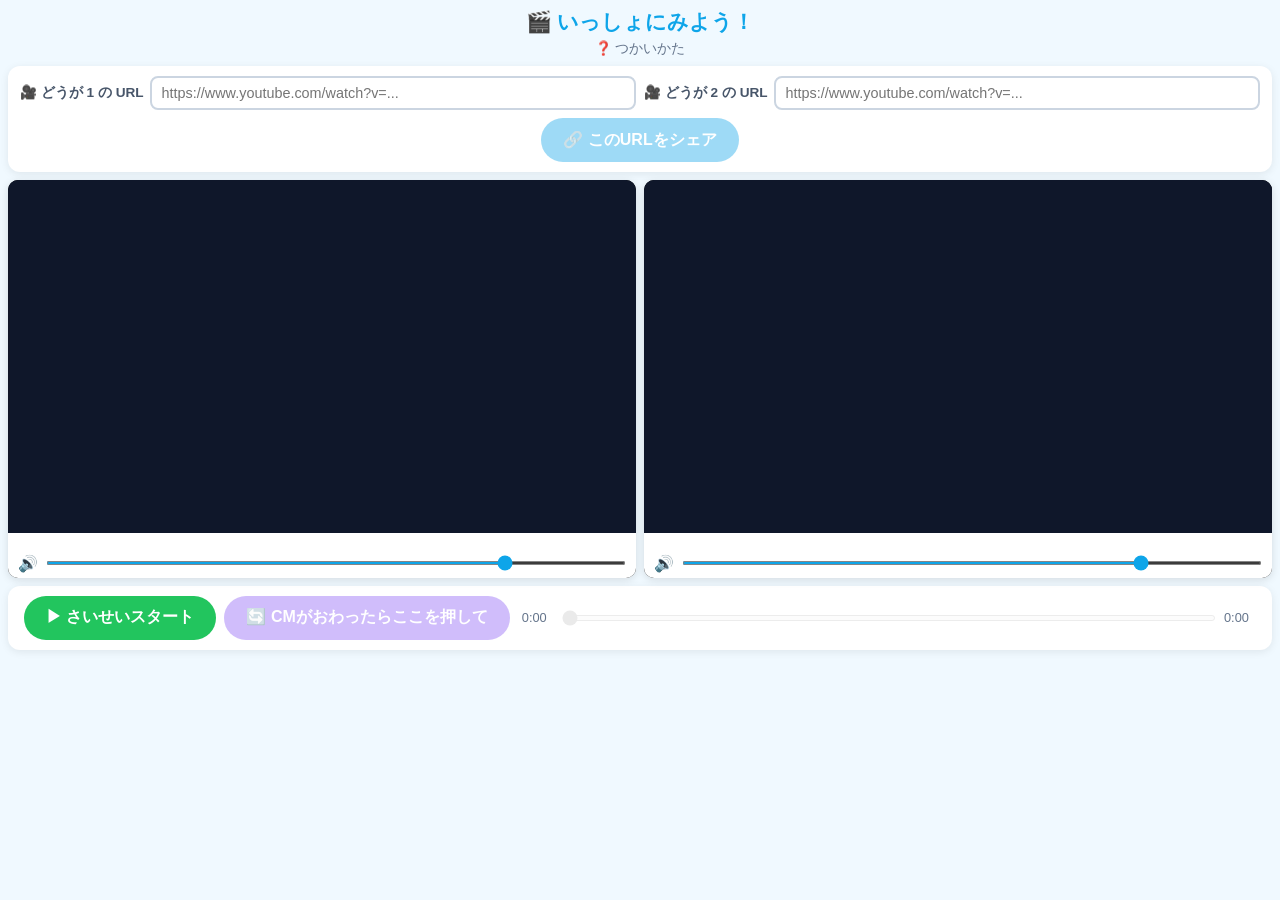
<file: index.html>
<!DOCTYPE html>
<html lang="ja">
<head>
  <meta charset="UTF-8">
  <meta name="viewport" content="width=device-width, initial-scale=1.0">
  <title>いっしょにみよう！どうがプレイヤー｜いとりん先生のアプリひろば</title>
  <meta name="description" content="2つのYouTube動画を並べて同時再生できる無料プレイヤー。授業での比較視聴に。">

  <!-- Favicon -->
  <link rel="icon" type="image/png" sizes="32x32" href="/favicon-32.png">
  <link rel="icon" type="image/png" sizes="16x16" href="/favicon-16.png">
  <link rel="apple-touch-icon" sizes="180x180" href="/apple-touch-icon.png">

  <!-- OGP / Open Graph -->
  <meta property="og:type" content="website">
  <meta property="og:title" content="いっしょにみよう！どうがプレイヤー｜いとりん先生のアプリひろば">
  <meta property="og:description" content="2つのYouTube動画を並べて同時再生できる無料プレイヤー。授業での比較視聴に。">
  <meta property="og:image" content="https://youtube-sync-player.itorin-sensei.com/og-image.webp">
  <meta property="og:image:type" content="image/webp">
  <meta property="og:image:width" content="1200">
  <meta property="og:image:height" content="630">
  <meta property="og:url" content="https://youtube-sync-player.itorin-sensei.com/">
  <meta property="og:site_name" content="いとりん先生のアプリひろば">
  <meta property="og:locale" content="ja_JP">

  <!-- Twitter Card -->
  <meta name="twitter:card" content="summary_large_image">
  <meta name="twitter:title" content="いっしょにみよう！どうがプレイヤー｜いとりん先生のアプリひろば">
  <meta name="twitter:description" content="2つのYouTube動画を並べて同時再生できる無料プレイヤー。授業での比較視聴に。">
  <meta name="twitter:image" content="https://youtube-sync-player.itorin-sensei.com/og-image.webp">

  <link rel="stylesheet" href="style.css">
  <!-- Google tag (gtag.js) -->
  <script async src="https://www.googletagmanager.com/gtag/js?id=G-YZPCVG0E0S"></script>
  <script>
    window.dataLayer = window.dataLayer || [];
    function gtag(){dataLayer.push(arguments);}
    gtag('js', new Date());

    gtag('config', 'G-YZPCVG0E0S');
  </script>
</head>
<body>

  <h1>🎬 いっしょにみよう！</h1>
  <a href="howto.html" class="howto-link">❓ つかいかた</a>

  <section class="url-input-area">
    <div class="url-row">
      <div class="url-field">
        <label for="url1">🎥 どうが 1 の URL</label>
        <input type="text" id="url1" placeholder="https://www.youtube.com/watch?v=...">
      </div>
      <div class="url-field">
        <label for="url2">🎥 どうが 2 の URL</label>
        <input type="text" id="url2" placeholder="https://www.youtube.com/watch?v=...">
      </div>
    </div>
    <button id="btn-copy" class="btn btn-copy" disabled>🔗 このURLをシェア</button>
  </section>

  <section class="players-area">
    <div class="player-wrapper">
      <div class="player-frame">
        <div id="player1"></div>
      </div>
      <p id="error1" class="error-msg"></p>
      <div class="volume-control">
        <span>🔊</span>
        <input type="range" id="vol1" min="0" max="100" value="80">
      </div>
    </div>
    <div class="player-wrapper">
      <div class="player-frame">
        <div id="player2"></div>
      </div>
      <p id="error2" class="error-msg"></p>
      <div class="volume-control">
        <span>🔊</span>
        <input type="range" id="vol2" min="0" max="100" value="80">
      </div>
    </div>
  </section>

  <section class="controls-area">
    <div class="main-buttons">
      <button id="btn-play" class="btn btn-play">▶ さいせいスタート</button>
      <button id="btn-resync" class="btn btn-resync" disabled>🔄 CMがおわったらここを押して</button>
    </div>
    <div class="seek-area">
      <span id="current-time">0:00</span>
      <input type="range" id="seekbar" min="0" max="100" value="0" disabled>
      <span id="total-time">0:00</span>
    </div>
  </section>

  <script src="https://www.youtube.com/iframe_api"></script>
  <script src="script.js"></script>
</body>
</html>
</file>
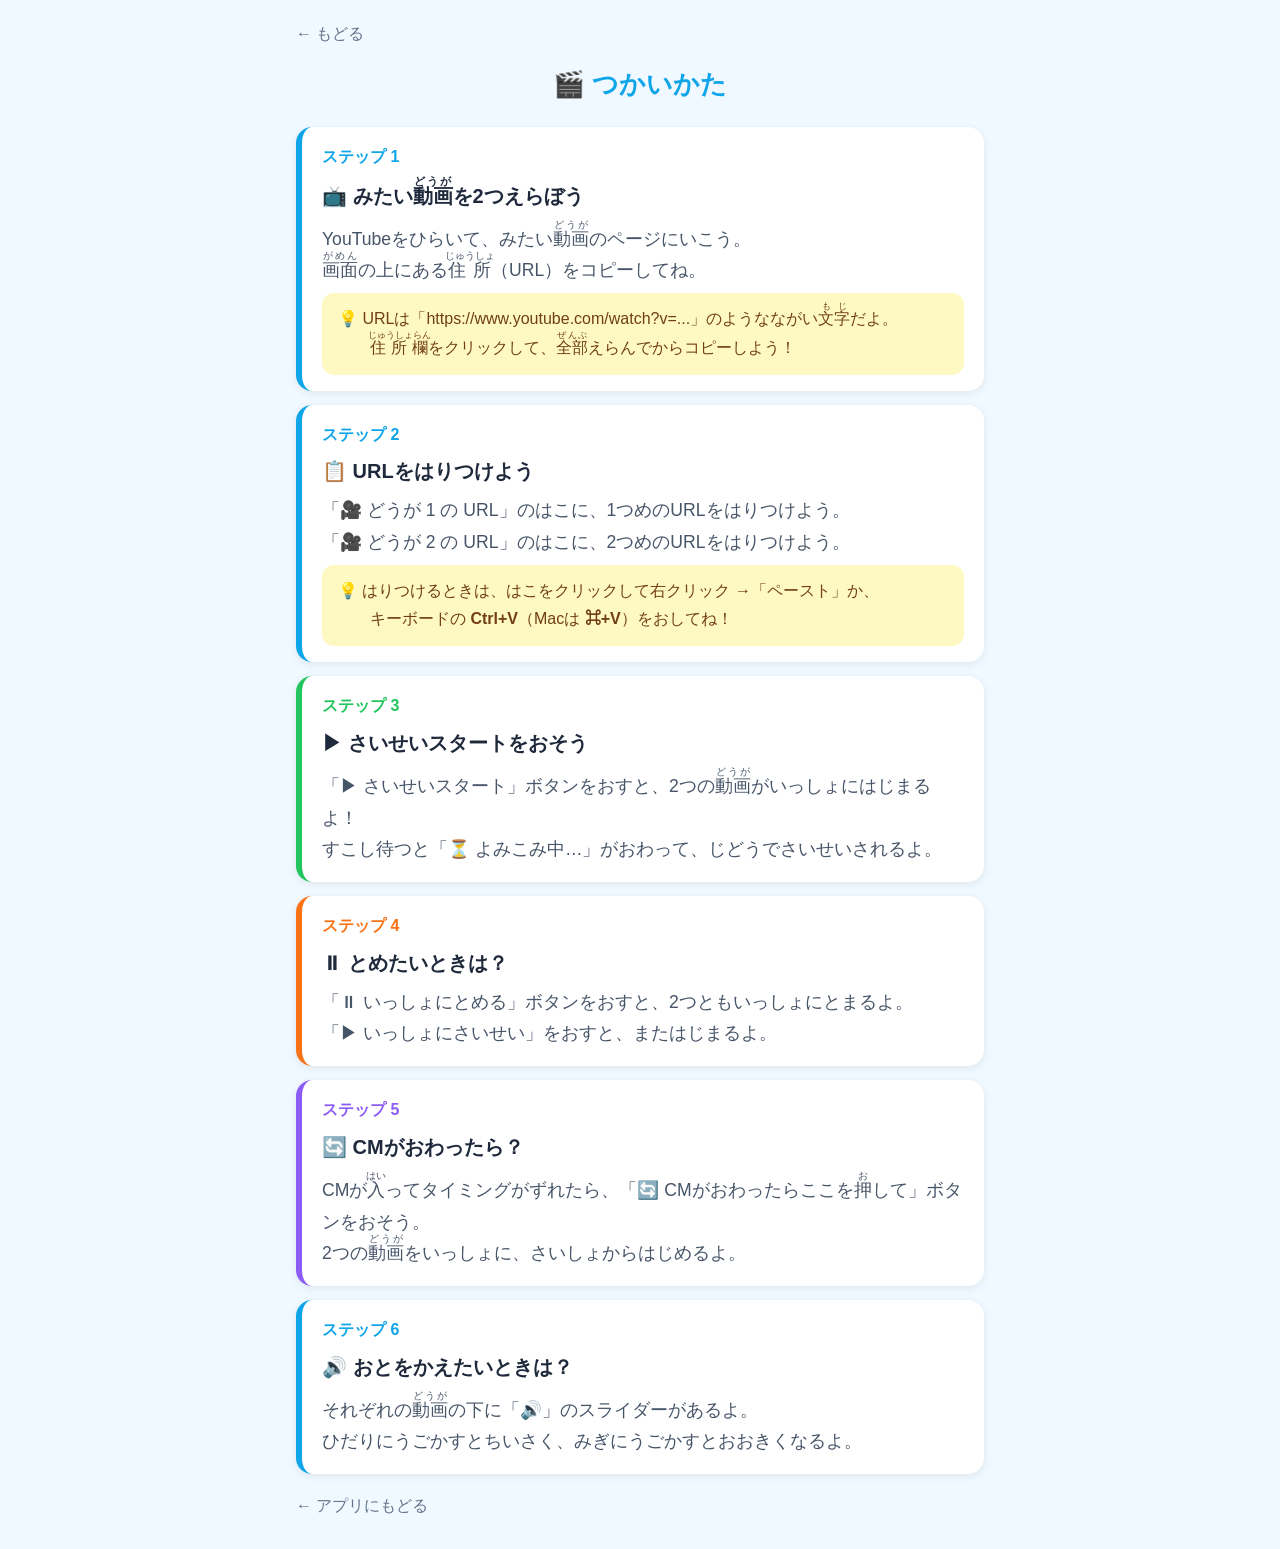
<file: howto.html>
<!DOCTYPE html>
<html lang="ja">
<head>
  <meta charset="UTF-8">
  <meta name="viewport" content="width=device-width, initial-scale=1.0">
  <title>つかいかた｜いっしょにみよう！</title>
  <link rel="stylesheet" href="style.css">
  <style>
    body {
      max-width: 720px;
      margin: 0 auto;
      padding: 16px;
      font-size: 1.2rem;
      line-height: 1.8;
    }

    .back-link {
      display: inline-block;
      color: #64748b;
      text-decoration: none;
      font-size: 1rem;
      margin-bottom: 12px;
    }

    .back-link:hover {
      color: #0ea5e9;
      text-decoration: underline;
    }

    h1 {
      font-size: 1.6rem;
      margin-bottom: 20px;
    }

    .step {
      background: #fff;
      border-radius: 16px;
      padding: 16px 20px;
      margin-bottom: 14px;
      box-shadow: 0 2px 8px rgba(0,0,0,0.08);
      border-left: 6px solid #0ea5e9;
    }

    .step-num {
      font-size: 1rem;
      font-weight: bold;
      color: #0ea5e9;
      margin-bottom: 4px;
    }

    .step-title {
      font-size: 1.25rem;
      font-weight: bold;
      margin-bottom: 6px;
      color: #1e293b;
    }

    .step-desc {
      color: #475569;
      font-size: 1.1rem;
    }

    .step.green  { border-left-color: #22c55e; }
    .step.orange { border-left-color: #f97316; }
    .step.purple { border-left-color: #8b5cf6; }
    .step.sky    { border-left-color: #0ea5e9; }

    .step.green  .step-num { color: #22c55e; }
    .step.orange .step-num { color: #f97316; }
    .step.purple .step-num { color: #8b5cf6; }

    .hint {
      background: #fef9c3;
      border-radius: 12px;
      padding: 12px 16px;
      margin-top: 6px;
      font-size: 1rem;
      color: #713f12;
    }

    ruby rt {
      font-size: 0.55em;
    }
  </style>
  <!-- Google tag (gtag.js) -->
  <script async src="https://www.googletagmanager.com/gtag/js?id=G-YZPCVG0E0S"></script>
  <script>
    window.dataLayer = window.dataLayer || [];
    function gtag(){dataLayer.push(arguments);}
    gtag('js', new Date());

    gtag('config', 'G-YZPCVG0E0S');
  </script>
</head>
<body>

  <a href="index.html" class="back-link">← もどる</a>

  <h1>🎬 つかいかた</h1>

  <div class="step sky">
    <div class="step-num">ステップ 1</div>
    <div class="step-title">📺 みたい<ruby>動画<rt>どうが</rt></ruby>を2つえらぼう</div>
    <div class="step-desc">
      YouTubeをひらいて、みたい<ruby>動画<rt>どうが</rt></ruby>のページにいこう。<br>
      <ruby>画面<rt>がめん</rt></ruby>の上にある<ruby>住所<rt>じゅうしょ</rt></ruby>（URL）をコピーしてね。
    </div>
    <div class="hint">
      💡 URLは「https://www.youtube.com/watch?v=...」のようなながい<ruby>文字<rt>もじ</rt></ruby>だよ。<br>
      　　<ruby>住所欄<rt>じゅうしょらん</rt></ruby>をクリックして、<ruby>全部<rt>ぜんぶ</rt></ruby>えらんでからコピーしよう！
    </div>
  </div>

  <div class="step sky">
    <div class="step-num">ステップ 2</div>
    <div class="step-title">📋 URLをはりつけよう</div>
    <div class="step-desc">
      「🎥 どうが 1 の URL」のはこに、1つめのURLをはりつけよう。<br>
      「🎥 どうが 2 の URL」のはこに、2つめのURLをはりつけよう。
    </div>
    <div class="hint">
      💡 はりつけるときは、はこをクリックして右クリック →「ペースト」か、<br>
      　　キーボードの <strong>Ctrl+V</strong>（Macは <strong>⌘+V</strong>）をおしてね！
    </div>
  </div>

  <div class="step green">
    <div class="step-num">ステップ 3</div>
    <div class="step-title">▶ さいせいスタートをおそう</div>
    <div class="step-desc">
      「▶ さいせいスタート」ボタンをおすと、2つの<ruby>動画<rt>どうが</rt></ruby>がいっしょにはじまるよ！<br>
      すこし待つと「⏳ よみこみ中…」がおわって、じどうでさいせいされるよ。
    </div>
  </div>

  <div class="step orange">
    <div class="step-num">ステップ 4</div>
    <div class="step-title">⏸ とめたいときは？</div>
    <div class="step-desc">
      「⏸ いっしょにとめる」ボタンをおすと、2つともいっしょにとまるよ。<br>
      「▶ いっしょにさいせい」をおすと、またはじまるよ。
    </div>
  </div>

  <div class="step purple">
    <div class="step-num">ステップ 5</div>
    <div class="step-title">🔄 CMがおわったら？</div>
    <div class="step-desc">
      CMが<ruby>入<rt>はい</rt></ruby>ってタイミングがずれたら、「🔄 CMがおわったらここを<ruby>押<rt>お</rt></ruby>して」ボタンをおそう。<br>
      2つの<ruby>動画<rt>どうが</rt></ruby>をいっしょに、さいしょからはじめるよ。
    </div>
  </div>

  <div class="step sky">
    <div class="step-num">ステップ 6</div>
    <div class="step-title">🔊 おとをかえたいときは？</div>
    <div class="step-desc">
      それぞれの<ruby>動画<rt>どうが</rt></ruby>の下に「🔊」のスライダーがあるよ。<br>
      ひだりにうごかすとちいさく、みぎにうごかすとおおきくなるよ。
    </div>
  </div>

  <a href="index.html" class="back-link">← アプリにもどる</a>

</body>
</html>
</file>
<file: style.css>
* {
  box-sizing: border-box;
  margin: 0;
  padding: 0;
}

body {
  font-family: 'Hiragino Maru Gothic ProN', 'BIZ UDPGothic', sans-serif;
  background: #f0f9ff;
  color: #1e293b;
  padding: 8px;
}

h1 {
  text-align: center;
  font-size: 1.3rem;
  margin-bottom: 4px;
  color: #0ea5e9;
}

.howto-link {
  display: block;
  text-align: center;
  font-size: 0.85rem;
  color: #64748b;
  text-decoration: none;
  margin-bottom: 8px;
}

.howto-link:hover {
  color: #0ea5e9;
  text-decoration: underline;
}

/* URL入力エリア */
.url-input-area {
  background: #fff;
  border-radius: 12px;
  padding: 10px 12px;
  box-shadow: 0 2px 8px rgba(0,0,0,0.08);
  margin-bottom: 8px;
}

.url-row {
  display: flex;
  gap: 8px;
  margin-bottom: 8px;
  align-items: center;
}

.url-field {
  flex: 1;
  display: flex;
  align-items: center;
  gap: 6px;
}

.url-field label {
  font-size: 0.85rem;
  font-weight: bold;
  color: #475569;
  white-space: nowrap;
}

.url-field input {
  flex: 1;
  padding: 7px 10px;
  border: 2px solid #cbd5e1;
  border-radius: 8px;
  font-size: 0.9rem;
  outline: none;
  transition: border-color 0.2s;
}

.url-field input:focus {
  border-color: #0ea5e9;
}

/* プレイヤーエリア */
.players-area {
  display: flex;
  gap: 8px;
  margin-bottom: 8px;
}

.player-wrapper {
  flex: 1;
  background: #000;
  border-radius: 10px;
  box-shadow: 0 2px 8px rgba(0,0,0,0.12);
  overflow: hidden;
}

.player-frame {
  position: relative;
  width: 100%;
  aspect-ratio: 16 / 9;
  background: #0f172a;
}

.player-frame iframe {
  position: absolute;
  top: 0;
  left: 0;
  width: 100% !important;
  height: 100% !important;
  display: block;
}

.error-msg {
  color: #ef4444;
  font-size: 0.8rem;
  min-height: 1.2em;
  padding: 3px 8px;
  text-align: center;
  background: #fff;
}

.volume-control {
  display: flex;
  align-items: center;
  gap: 8px;
  padding: 5px 10px;
  background: #fff;
}

.volume-control span {
  font-size: 1rem;
}

.volume-control input[type="range"] {
  flex: 1;
  accent-color: #0ea5e9;
  height: 4px;
  cursor: pointer;
}

/* コントロールエリア */
.controls-area {
  background: #fff;
  border-radius: 12px;
  padding: 10px 16px;
  box-shadow: 0 2px 8px rgba(0,0,0,0.08);
  display: flex;
  align-items: center;
  gap: 12px;
}

.main-buttons {
  display: flex;
  gap: 8px;
  flex-shrink: 0;
}

/* ボタン共通 */
.btn {
  font-family: inherit;
  font-size: 1rem;
  padding: 10px 22px;
  border: none;
  border-radius: 999px;
  cursor: pointer;
  font-weight: bold;
  transition: opacity 0.2s, transform 0.1s;
  min-height: 44px;
  white-space: nowrap;
}

.btn:active {
  transform: scale(0.97);
}

.btn:disabled {
  opacity: 0.4;
  cursor: not-allowed;
}

.btn-load {
  background: #0ea5e9;
  color: #fff;
  display: block;
  margin: 0 auto;
}

.btn-load:hover:not(:disabled) {
  background: #0284c7;
}

.btn-play {
  background: #22c55e;
  color: #fff;
}

.btn-play:hover:not(:disabled) {
  background: #16a34a;
}

.btn-pause {
  background: #f97316;
  color: #fff;
}

.btn-pause:hover:not(:disabled) {
  background: #ea580c;
}

.btn-copy {
  background: #0ea5e9;
  color: #fff;
  display: block;
  margin: 0 auto;
}

.btn-copy:hover:not(:disabled) {
  background: #0284c7;
}

.btn-resync {
  background: #8b5cf6;
  color: #fff;
}

.btn-resync:hover:not(:disabled) {
  background: #7c3aed;
}

/* シークバー */
.seek-area {
  display: flex;
  align-items: center;
  gap: 8px;
  flex: 1;
}

.seek-area span {
  font-size: 0.8rem;
  color: #64748b;
  white-space: nowrap;
  min-width: 32px;
}

#seekbar {
  flex: 1;
  accent-color: #0ea5e9;
  height: 6px;
  cursor: pointer;
}

#seekbar:disabled {
  opacity: 0.4;
  cursor: not-allowed;
}

/* レスポンシブ */
@media (max-width: 767px) {
  .url-row {
    flex-direction: column;
  }

  .players-area {
    flex-direction: column;
  }

  .controls-area {
    flex-direction: column;
    align-items: stretch;
  }

  .main-buttons {
    justify-content: center;
  }

  .seek-area {
    width: 100%;
  }
}
</file>
